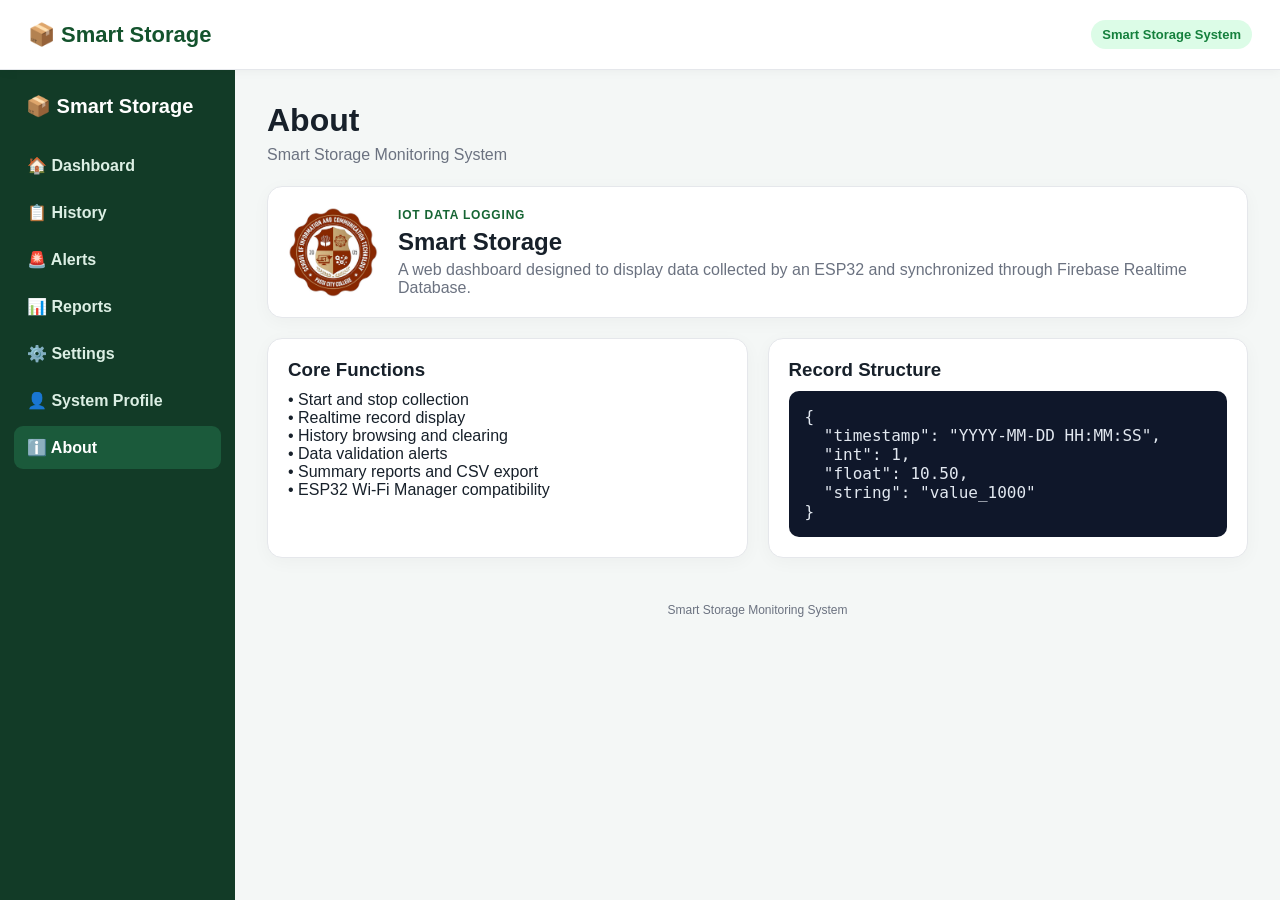
<file: about.html>
<!doctype html><html lang="en"><head><meta charset="UTF-8"><meta name="viewport" content="width=device-width,initial-scale=1"><title>About Smart Storage</title><link rel="stylesheet" href="style.css"></head><body><header class="top-header"><div class="brand">📦 Smart Storage</div><div class="header-right"><span class="connection online">Smart Storage System</span></div></header><div class="layout"><aside class="sidebar"><h2>📦 Smart Storage</h2><a href="dashboard.html">🏠 Dashboard</a><a href="history.html">📋 History</a><a href="alerts.html">🚨 Alerts</a><a href="reports.html">📊 Reports</a><a href="settings.html">⚙️ Settings</a><a href="profile.html">👤 System Profile</a><a class="active" href="about.html">ℹ️ About</a></aside><main class="content"><div class="page-title"><h1>About</h1><p>Smart Storage Monitoring System</p></div><section class="card"><div class="hero"><img src="bsit.jpeg" alt="BSIT"><div><div class="kicker">IoT Data Logging</div><h2>Smart Storage</h2><p class="muted">A web dashboard designed to display data collected by an ESP32 and synchronized through Firebase Realtime Database.</p></div></div></section><section class="grid-2"><div class="card"><h3 style="margin-bottom:10px">Core Functions</h3><p>• Start and stop collection</p><p>• Realtime record display</p><p>• History browsing and clearing</p><p>• Data validation alerts</p><p>• Summary reports and CSV export</p><p>• ESP32 Wi-Fi Manager compatibility</p></div><div class="card"><h3 style="margin-bottom:10px">Record Structure</h3><div class="codebox">{
  "timestamp": "YYYY-MM-DD HH:MM:SS",
  "int": 1,
  "float": 10.50,
  "string": "value_1000"
}</div></div></section><div class="footer">Smart Storage Monitoring System</div></main></div></body></html>
</file>
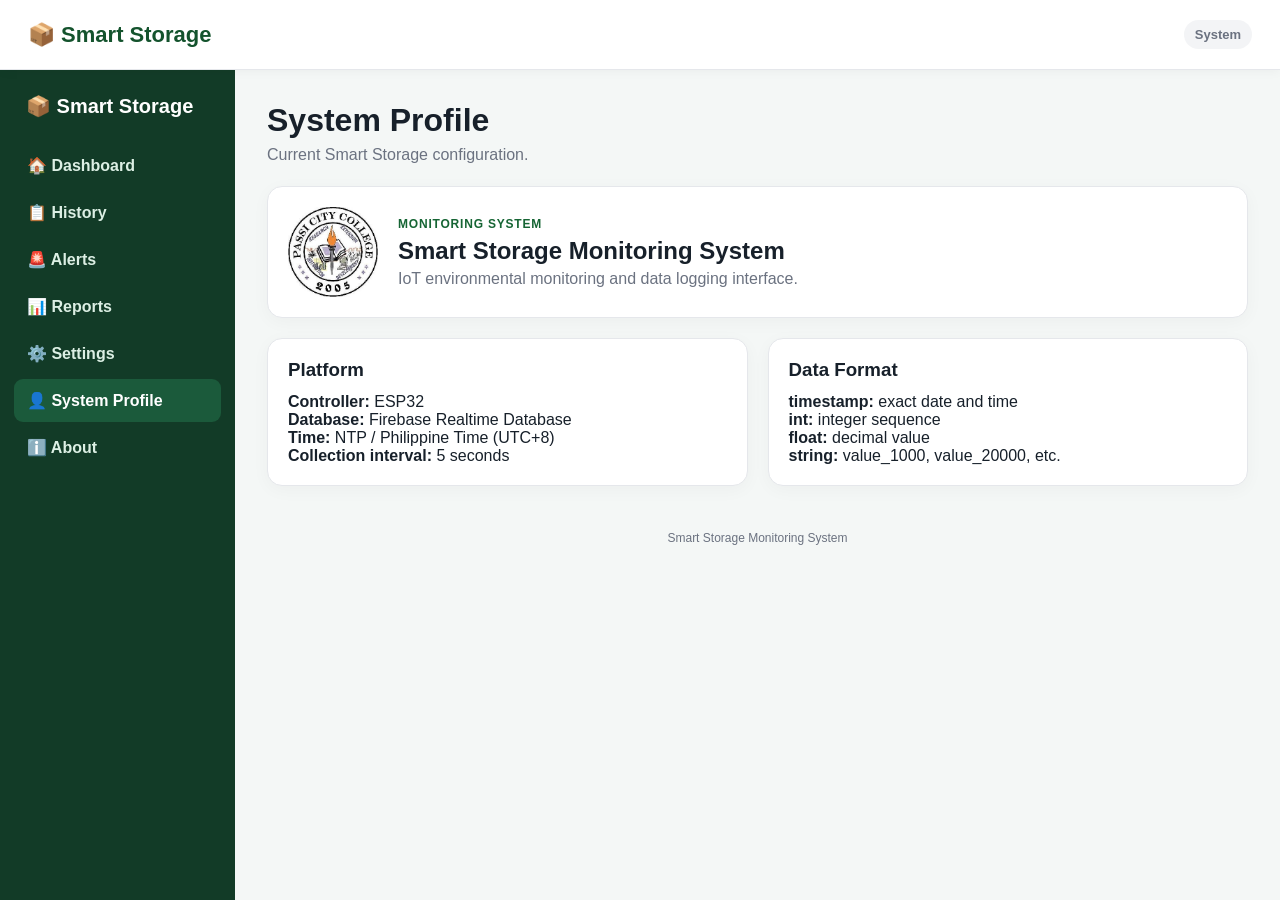
<file: profile.html>
<!doctype html><html lang="en"><head><meta charset="UTF-8"><meta name="viewport" content="width=device-width,initial-scale=1"><title>Smart Storage - System Profile</title><link rel="stylesheet" href="style.css"></head><body><header class="top-header"><div class="brand">📦 Smart Storage</div><div class="header-right"><span id="firebaseStatus" class="connection">System</span></div></header><div class="layout"><aside class="sidebar"><h2>📦 Smart Storage</h2><a href="dashboard.html">🏠 Dashboard</a><a href="history.html">📋 History</a><a href="alerts.html">🚨 Alerts</a><a href="reports.html">📊 Reports</a><a href="settings.html">⚙️ Settings</a><a class="active" href="profile.html">👤 System Profile</a><a href="about.html">ℹ️ About</a></aside><main class="content"><div class="page-title"><h1>System Profile</h1><p>Current Smart Storage configuration.</p></div><section class="card hero"><img src="pcc.jpg" alt="Passi City College"><div><div class="kicker">Monitoring System</div><h2>Smart Storage Monitoring System</h2><p class="muted">IoT environmental monitoring and data logging interface.</p></div></section><section class="grid-2"><div class="card"><h3 style="margin-bottom:12px">Platform</h3><p><b>Controller:</b> ESP32</p><p><b>Database:</b> Firebase Realtime Database</p><p><b>Time:</b> NTP / Philippine Time (UTC+8)</p><p><b>Collection interval:</b> 5 seconds</p></div><div class="card"><h3 style="margin-bottom:12px">Data Format</h3><p><b>timestamp:</b> exact date and time</p><p><b>int:</b> integer sequence</p><p><b>float:</b> decimal value</p><p><b>string:</b> value_1000, value_20000, etc.</p></div></section><div class="footer">Smart Storage Monitoring System</div></main></div></body></html>
</file>
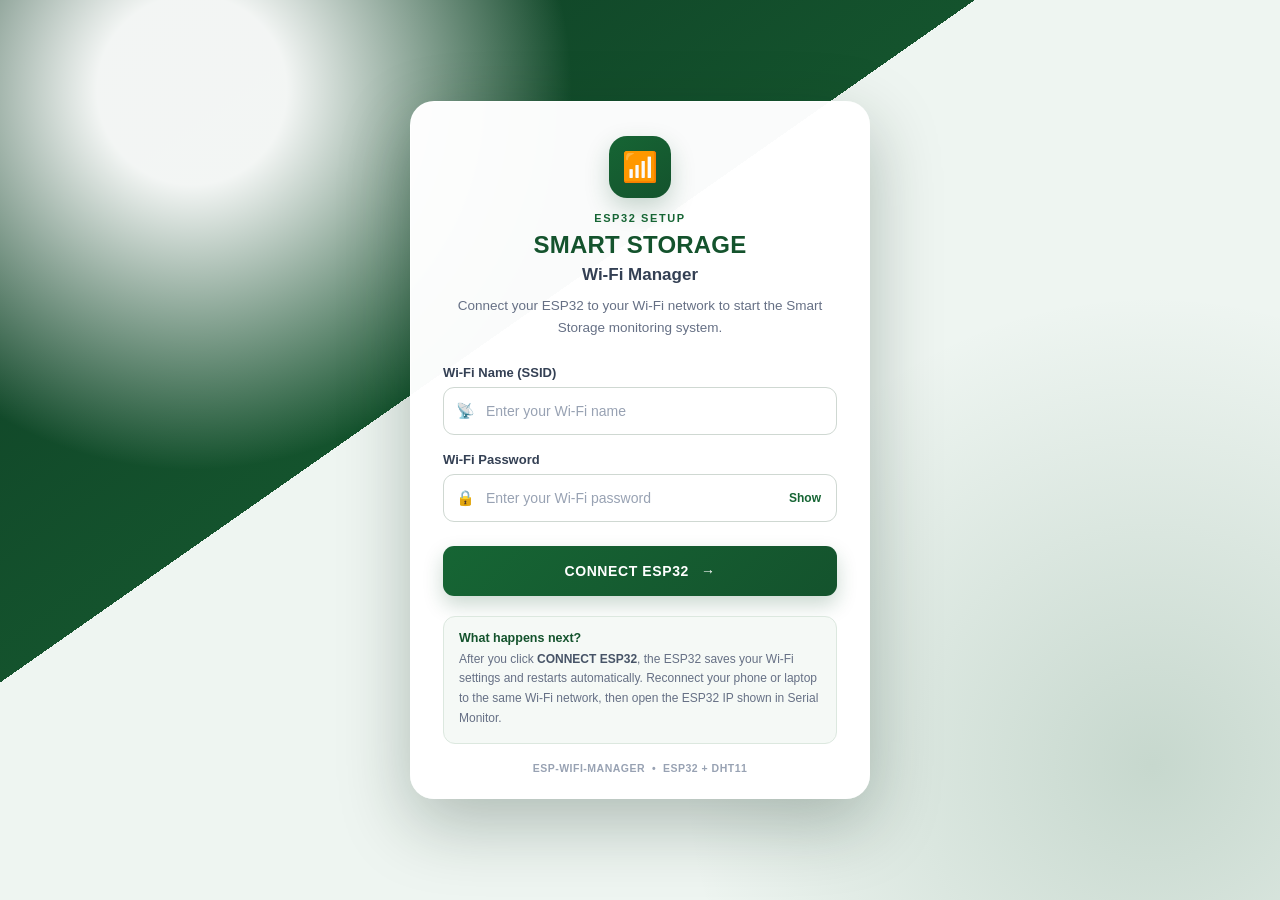
<file: wifimanager.html>
<!DOCTYPE html>
<html lang="en">
<head>
<meta charset="UTF-8">
<meta name="viewport" content="width=device-width, initial-scale=1.0">
<meta name="theme-color" content="#14532d">
<title>Smart Storage - Wi-Fi Manager</title>
<link rel="stylesheet" href="/wifimanager.css">
</head>
<body>
  <main class="page-shell">
    <section class="wifi-card" aria-labelledby="wifi-title">
      <div class="brand-mark" aria-hidden="true">📶</div>
      <p class="eyebrow">ESP32 SETUP</p>
      <h1 id="wifi-title">SMART STORAGE</h1>
      <h2>Wi-Fi Manager</h2>
      <p class="subtitle">Connect your ESP32 to your Wi-Fi network to start the Smart Storage monitoring system.</p>

      <form action="/" method="POST" class="wifi-form">
        <div class="field">
          <label for="ssid">Wi-Fi Name (SSID)</label>
          <div class="input-wrap">
            <span class="input-icon" aria-hidden="true">📡</span>
            <input type="text" id="ssid" name="ssid" placeholder="Enter your Wi-Fi name" autocomplete="off" required>
          </div>
        </div>

        <div class="field">
          <label for="pass">Wi-Fi Password</label>
          <div class="input-wrap">
            <span class="input-icon" aria-hidden="true">🔒</span>
            <input type="password" id="pass" name="pass" placeholder="Enter your Wi-Fi password" autocomplete="current-password" required>
            <button type="button" class="password-toggle" id="togglePassword" aria-label="Show password" aria-pressed="false">Show</button>
          </div>
        </div>

        <button type="submit" class="connect-button">
          <span>CONNECT ESP32</span>
          <span aria-hidden="true">→</span>
        </button>
      </form>

      <div class="info-box">
        <strong>What happens next?</strong>
        <p>After you click <b>CONNECT ESP32</b>, the ESP32 saves your Wi-Fi settings and restarts automatically. Reconnect your phone or laptop to the same Wi-Fi network, then open the ESP32 IP shown in Serial Monitor.</p>
      </div>

      <p class="footer-note">ESP-WIFI-MANAGER &nbsp;•&nbsp; ESP32 + DHT11</p>
    </section>
  </main>

  <script>
    const passwordInput = document.getElementById('pass');
    const togglePassword = document.getElementById('togglePassword');
    togglePassword.addEventListener('click', () => {
      const visible = passwordInput.type === 'text';
      passwordInput.type = visible ? 'password' : 'text';
      togglePassword.textContent = visible ? 'Show' : 'Hide';
      togglePassword.setAttribute('aria-label', visible ? 'Show password' : 'Hide password');
      togglePassword.setAttribute('aria-pressed', String(!visible));
    });
  </script>
</body>
</html>
</file>
<file: style.css>
:root{--green:#14532d;--green2:#166534;--light:#f4f7f6;--card:#fff;--text:#17202a;--muted:#6b7280;--line:#e5e7eb;--danger:#b91c1c;--dangerbg:#fee2e2;--ok:#15803d;--okbg:#dcfce7;--warning:#b45309;--warningbg:#fef3c7;}
*{box-sizing:border-box;margin:0;padding:0}html{scroll-behavior:smooth}body{font-family:"Segoe UI",Arial,sans-serif;background:var(--light);color:var(--text);min-height:100vh}.app{min-height:100vh}.top-header{height:70px;background:#fff;border-bottom:1px solid var(--line);display:flex;align-items:center;justify-content:space-between;padding:0 28px;position:sticky;top:0;z-index:20;box-shadow:0 2px 10px rgba(0,0,0,.04)}.brand{font-size:22px;font-weight:800;color:var(--green)}.header-right{display:flex;align-items:center;gap:10px;flex-wrap:wrap}.connection{font-size:13px;font-weight:700;padding:7px 11px;border-radius:20px;background:#f3f4f6;color:#6b7280}.connection.online{background:var(--okbg);color:var(--ok)}.connection.offline{background:var(--dangerbg);color:var(--danger)}.layout{display:flex;min-height:calc(100vh - 70px)}.sidebar{width:235px;background:#123b27;color:#fff;padding:24px 14px;flex:none}.sidebar h2{font-size:20px;padding:0 12px 22px}.sidebar a{display:block;color:#dcefe4;text-decoration:none;padding:12px 13px;border-radius:9px;margin:4px 0;font-weight:600}.sidebar a:hover,.sidebar a.active{background:#1b5a3b;color:#fff}.content{flex:1;padding:32px;min-width:0}.page-title{margin-bottom:22px}.page-title h1{font-size:32px;margin-bottom:7px}.page-title p{color:var(--muted)}.card{background:var(--card);border:1px solid var(--line);border-radius:15px;padding:20px;box-shadow:0 4px 18px rgba(0,0,0,.035);margin-bottom:20px}.control-row{display:flex;align-items:center;justify-content:space-between;gap:20px}.status-wrap{display:flex;align-items:center;gap:10px;flex-wrap:wrap}.status-pill{font-size:12px;font-weight:800;padding:7px 12px;border-radius:20px;background:var(--dangerbg);color:var(--danger)}.status-pill.running{background:var(--okbg);color:var(--ok)}.btns{display:flex;gap:10px;flex-wrap:wrap}button,.button{border:0;border-radius:9px;padding:10px 16px;font-weight:700;cursor:pointer;text-decoration:none;display:inline-flex;align-items:center;justify-content:center;transition:.2s}button:hover:not(:disabled),.button:hover{transform:translateY(-1px)}button:disabled{opacity:.5;cursor:not-allowed}.btn-start{background:#15803d;color:#fff}.btn-stop{background:#b91c1c;color:#fff}.btn-secondary{background:#eef2f7;color:#334155}.btn-danger{background:#991b1b;color:#fff}.btn-primary{background:var(--green);color:#fff}.summary-grid{display:grid;grid-template-columns:repeat(4,1fr);gap:16px;margin-bottom:20px}.summary-card{background:#fff;border:1px solid var(--line);border-radius:14px;padding:18px}.summary-card .label{font-size:12px;color:var(--muted);font-weight:800;text-transform:uppercase;letter-spacing:.4px}.summary-card .value{font-size:25px;font-weight:800;margin-top:7px}.table-wrap{overflow-x:auto}.table{width:100%;border-collapse:collapse;min-width:650px}.table th{background:#f0fdf4;color:#166534;text-align:left;padding:12px;border-bottom:1px solid var(--line);font-size:13px}.table td{padding:12px;border-bottom:1px solid var(--line);font-size:14px}.table tr:hover td{background:#fafafa}.empty{text-align:center;color:var(--muted);padding:28px!important}.grid-2{display:grid;grid-template-columns:repeat(2,1fr);gap:20px}.metric-grid{display:grid;grid-template-columns:repeat(3,1fr);gap:15px}.metric{background:#f8fafc;border:1px solid var(--line);border-radius:12px;padding:16px}.metric strong{display:block;font-size:24px;margin-top:6px}.muted{color:var(--muted)}.notice{padding:14px 16px;border-radius:10px;background:#f8fafc;border:1px solid var(--line);margin-bottom:14px}.notice.ok{background:var(--okbg);border-color:#bbf7d0}.notice.warning{background:var(--warningbg);border-color:#fde68a}.notice.danger{background:var(--dangerbg);border-color:#fecaca}.form-grid{display:grid;grid-template-columns:repeat(2,1fr);gap:16px}.field label{display:block;font-weight:700;font-size:13px;margin-bottom:7px}.field input,.field select{width:100%;padding:11px 12px;border:1px solid #d1d5db;border-radius:9px;font:inherit;background:#fff}.field small{display:block;color:var(--muted);margin-top:6px}.footer{text-align:center;color:var(--muted);font-size:12px;padding:25px}.brand-block{display:flex;align-items:center;gap:12px}.brand-block img{width:44px;height:44px;object-fit:contain;border-radius:8px;background:#fff}.hero{display:flex;align-items:center;gap:20px}.hero img{width:90px;height:90px;object-fit:contain}.hero h2{margin-bottom:5px}.kicker{font-size:12px;color:var(--green2);font-weight:800;text-transform:uppercase;letter-spacing:.8px;margin-bottom:6px}.small{font-size:13px}.codebox{font-family:Consolas,monospace;background:#0f172a;color:#e2e8f0;padding:16px;border-radius:10px;overflow:auto;white-space:pre-wrap}.toast{position:fixed;right:20px;bottom:20px;z-index:100;background:#111827;color:#fff;padding:12px 16px;border-radius:9px;box-shadow:0 8px 25px rgba(0,0,0,.2);display:none}.toast.show{display:block}.mobile-menu{display:none}@media(max-width:950px){.summary-grid{grid-template-columns:repeat(2,1fr)}.sidebar{width:205px}.grid-2,.form-grid{grid-template-columns:1fr}}@media(max-width:720px){.top-header{height:auto;min-height:68px;padding:12px 16px}.layout{display:block}.sidebar{width:100%;padding:10px;display:flex;overflow-x:auto;gap:4px}.sidebar h2{display:none}.sidebar a{white-space:nowrap;padding:10px}.content{padding:20px 15px}.control-row{align-items:flex-start;flex-direction:column}.summary-grid{grid-template-columns:1fr 1fr}.metric-grid{grid-template-columns:1fr}.header-right{justify-content:flex-end}.brand{font-size:18px}}@media(max-width:480px){.summary-grid{grid-template-columns:1fr}.page-title h1{font-size:26px}.btns button,.btns .button{width:100%}}

.sensor-grid{display:grid;grid-template-columns:repeat(4,1fr);gap:16px;margin-bottom:20px}
.sensor-card{background:#fff;border:1px solid var(--line);border-radius:15px;padding:20px;display:flex;align-items:center;gap:14px;box-shadow:0 4px 18px rgba(0,0,0,.035)}
.sensor-card .sensor-icon{font-size:30px}.sensor-card .label{display:block;font-size:11px;color:var(--muted);font-weight:800;text-transform:uppercase;letter-spacing:.4px}.sensor-card strong{display:block;font-size:22px;margin-top:5px}
.status-line{display:flex;align-items:center;justify-content:space-between;gap:15px}.card-heading{display:flex;align-items:center;justify-content:space-between;gap:15px;margin-bottom:14px}
.filter-row{display:flex;align-items:end;justify-content:space-between;gap:20px}.filter-actions{display:flex;gap:10px;flex-wrap:wrap}.field{min-width:220px}.field label{display:block;font-weight:700;font-size:13px;margin-bottom:7px}.field input,.field select{width:100%;padding:11px 12px;border:1px solid #d1d5db;border-radius:9px;font:inherit;background:#fff}
.chart-grid{display:grid;grid-template-columns:1fr 1fr;gap:20px}.chart-wrap{position:relative;height:330px}.button{border:0;border-radius:9px;padding:10px 16px;font-weight:700;cursor:pointer;text-decoration:none;display:inline-flex;align-items:center;justify-content:center}
@media(max-width:1050px){.sensor-grid{grid-template-columns:repeat(2,1fr)}.chart-grid{grid-template-columns:1fr}}
@media(max-width:720px){.filter-row{align-items:stretch;flex-direction:column}.field{width:100%;min-width:0}.filter-actions{width:100%}.filter-actions button{flex:1}.card-heading{align-items:flex-start;flex-direction:column}}


/* Data collection START/STOP control */
.control-card{margin-top:18px;}
.control-row{display:flex;align-items:center;justify-content:space-between;gap:20px;}
.control-row h2{margin:0 0 5px;}
.control-state{display:inline-block;margin-top:14px;font-weight:700;font-size:.85rem;letter-spacing:.4px;}
.control-state.running{color:#15803d;}
.control-state.stopped{color:#b91c1c;}
.switch{position:relative;display:inline-block;width:64px;height:34px;flex:0 0 auto;}
.switch input{opacity:0;width:0;height:0;}
.slider{position:absolute;inset:0;cursor:pointer;background:#cbd5e1;border-radius:999px;transition:.2s;}
.slider:before{content:"";position:absolute;width:26px;height:26px;left:4px;top:4px;background:#fff;border-radius:50%;box-shadow:0 2px 5px rgba(0,0,0,.2);transition:.2s;}
.switch input:checked + .slider{background:#16a34a;}
.switch input:checked + .slider:before{transform:translateX(30px);}
.switch input:disabled + .slider{opacity:.55;cursor:wait;}
@media(max-width:600px){.control-row{align-items:flex-start;}.switch{margin-top:4px;}}


/* Two-channel relay controls and recent event log */
.relay-grid{display:grid;grid-template-columns:repeat(2,minmax(0,1fr));gap:14px}
.relay-item{display:flex;align-items:center;justify-content:space-between;gap:14px;padding:18px;border:1px solid var(--line);border-radius:12px;background:#f9fbfa}
.relay-item h3{font-size:17px;margin-bottom:5px}.relay-state{display:inline-block;margin-top:9px;font-size:13px;font-weight:800;color:#b91c1c}.relay-state.is-on{color:#15803d}.relay-note{margin-top:14px}
@media(max-width:720px){.relay-grid{grid-template-columns:1fr}}
</file>
<file: wifimanager.css>
/* SAMANTHA P. LANIOG - ESP32 Wi-Fi Manager */
:root{
  --green:#14532d;
  --green-2:#166534;
  --green-3:#1b5a3b;
  --page:#eef5f1;
  --card:#ffffff;
  --text:#17202a;
  --muted:#667085;
  --line:#d9e2dc;
  --soft:#f5f9f6;
  --focus:rgba(22,101,52,.16);
}

*{box-sizing:border-box;margin:0;padding:0}

html{min-height:100%;background:var(--page)}

body{
  min-height:100vh;
  font-family:"Segoe UI",Arial,sans-serif;
  color:var(--text);
  background:
    radial-gradient(circle at 15% 10%,rgba(255,255,255,.95) 0 7%,transparent 28%),
    radial-gradient(circle at 90% 85%,rgba(20,83,45,.18),transparent 34%),
    linear-gradient(145deg,#0e3b25 0%,#14532d 38%,#eef5f1 38%,#eef5f1 100%);
}

button,input{font:inherit}

.page-shell{
  min-height:100vh;
  width:100%;
  display:flex;
  align-items:center;
  justify-content:center;
  padding:28px 18px;
}

.wifi-card{
  width:min(100%,460px);
  background:rgba(255,255,255,.98);
  border:1px solid rgba(255,255,255,.75);
  border-radius:24px;
  padding:34px 32px 24px;
  box-shadow:0 24px 70px rgba(7,37,22,.28);
  text-align:center;
  animation:cardIn .45s ease-out both;
}

@keyframes cardIn{
  from{opacity:0;transform:translateY(18px) scale(.985)}
  to{opacity:1;transform:translateY(0) scale(1)}
}

.brand-mark{
  width:62px;
  height:62px;
  margin:0 auto 14px;
  display:grid;
  place-items:center;
  border-radius:18px;
  background:linear-gradient(145deg,var(--green-2),var(--green));
  color:#fff;
  font-size:29px;
  box-shadow:0 10px 25px rgba(20,83,45,.22);
}

.eyebrow{
  color:var(--green-2);
  font-size:11px;
  font-weight:900;
  letter-spacing:1.6px;
  margin-bottom:7px;
}

.wifi-card h1{
  color:var(--green);
  font-size:24px;
  line-height:1.2;
  font-weight:900;
  letter-spacing:.2px;
}

.wifi-card h2{
  margin-top:5px;
  color:#344054;
  font-size:17px;
  font-weight:700;
}

.subtitle{
  max-width:380px;
  margin:10px auto 25px;
  color:var(--muted);
  font-size:13.5px;
  line-height:1.65;
}

.wifi-form{text-align:left}

.field+.field{margin-top:17px}

.field label{
  display:block;
  margin-bottom:7px;
  color:#344054;
  font-size:13px;
  font-weight:800;
}

.input-wrap{
  position:relative;
  display:flex;
  align-items:center;
}

.input-icon{
  position:absolute;
  left:13px;
  z-index:2;
  font-size:15px;
  pointer-events:none;
}

input{
  width:100%;
  min-height:48px;
  padding:12px 13px 12px 42px;
  border:1px solid #cfd8d2;
  border-radius:11px;
  outline:none;
  background:#fff;
  color:var(--text);
  font-size:14px;
  transition:border-color .18s,box-shadow .18s,background .18s;
}

input::placeholder{color:#98a2b3}

input:focus{
  border-color:var(--green-2);
  box-shadow:0 0 0 4px var(--focus);
  background:#fbfefc;
}

#pass{padding-right:68px}

.password-toggle{
  position:absolute;
  right:7px;
  top:7px;
  height:34px;
  padding:0 9px;
  border:0;
  border-radius:8px;
  background:transparent;
  color:var(--green-2);
  font-size:12px;
  font-weight:800;
  cursor:pointer;
}

.password-toggle:hover{background:#edf6ef}

.connect-button{
  width:100%;
  min-height:50px;
  margin-top:24px;
  padding:12px 16px;
  display:flex;
  align-items:center;
  justify-content:center;
  gap:12px;
  border:0;
  border-radius:11px;
  background:linear-gradient(135deg,var(--green-2),var(--green));
  color:#fff;
  font-size:14px;
  font-weight:900;
  letter-spacing:.6px;
  cursor:pointer;
  box-shadow:0 9px 20px rgba(20,83,45,.22);
  transition:transform .16s,box-shadow .16s,filter .16s;
}

.connect-button:hover{
  transform:translateY(-1px);
  filter:brightness(1.05);
  box-shadow:0 12px 24px rgba(20,83,45,.28);
}

.connect-button:active{transform:translateY(0);box-shadow:0 6px 14px rgba(20,83,45,.2)}

.info-box{
  margin-top:20px;
  padding:14px 15px;
  border:1px solid #dce8df;
  border-radius:12px;
  background:var(--soft);
  text-align:left;
}

.info-box strong{
  display:block;
  margin-bottom:5px;
  color:var(--green);
  font-size:12.5px;
}

.info-box p{
  color:var(--muted);
  font-size:12px;
  line-height:1.65;
}

.info-box b{color:#475467}

.footer-note{
  margin-top:18px;
  color:#98a2b3;
  font-size:10.5px;
  font-weight:700;
  letter-spacing:.5px;
}

@media(max-width:520px){
  body{background:linear-gradient(160deg,#0e3b25 0%,#14532d 28%,#eef5f1 28%,#eef5f1 100%)}
  .page-shell{padding:18px 12px}
  .wifi-card{padding:28px 20px 21px;border-radius:20px}
  .wifi-card h1{font-size:21px}
  .wifi-card h2{font-size:16px}
  .subtitle{font-size:13px;margin-bottom:21px}
}

@media(prefers-reduced-motion:reduce){
  .wifi-card{animation:none}
  .connect-button{transition:none}
}
</file>
